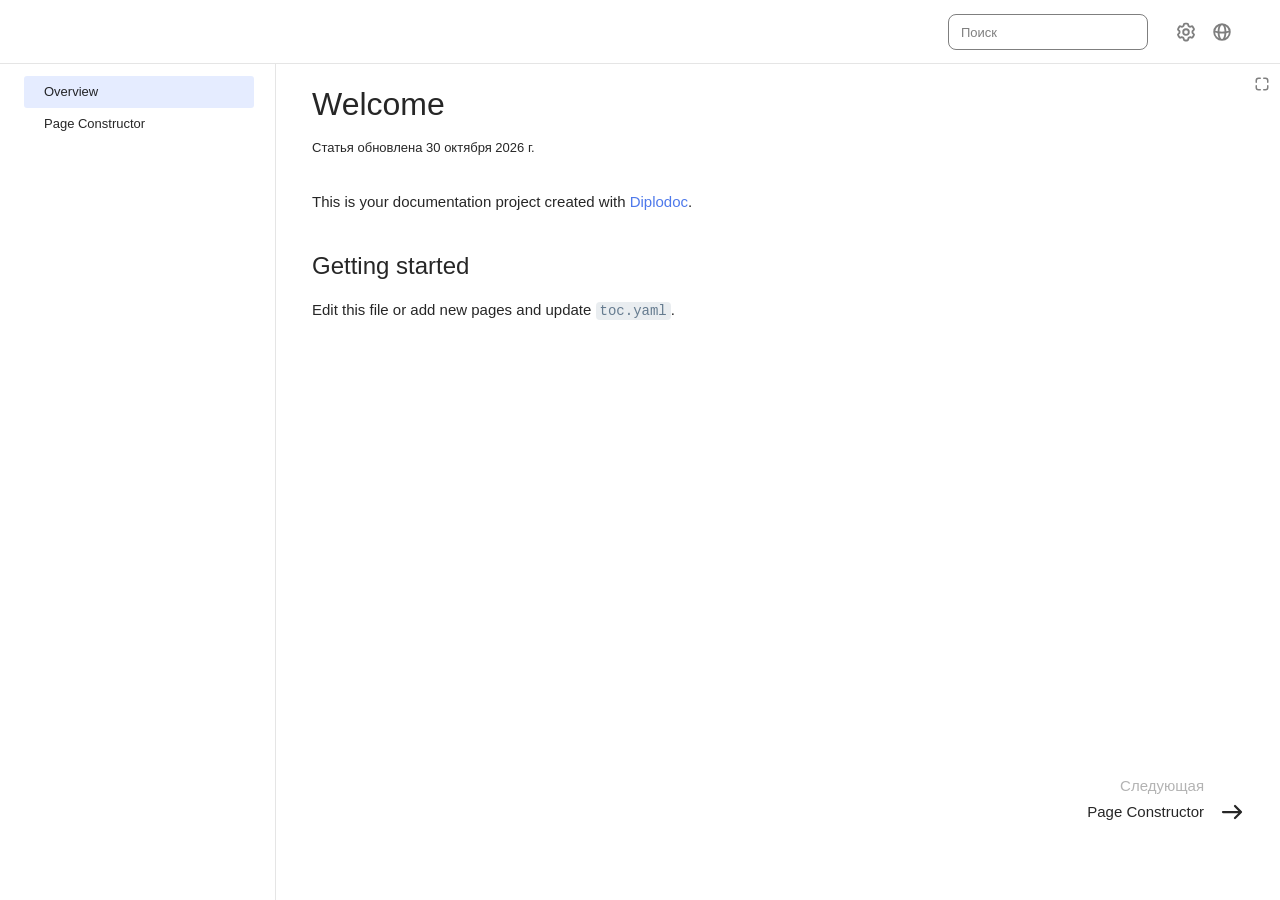
<file: output-folder/index.html>
<!DOCTYPE html>
<html lang="ru" dir="ltr">
    <head>
        <meta charset="utf-8">
        <meta name="viewport" content="width=device-width, initial-scale=1.0">
        <base href="./" />
        <title>Redirect to ./ru/index.html</title>
        
        
        <meta http-equiv="refresh" content="0; url=./ru/index.html">
        
        <style type="text/css">html, body {min-height:100vh; height:100vh;}</style>
        
        <script type="application/javascript">
            window.location.replace("./ru/index.html");
        </script>
        
    </head>
    <body class="g-root g-root_theme_light">
        If you are not redirected automatically, follow this <a href="./ru/index.html">link</a>.
        
        
        
    </body>
</html>
</file>
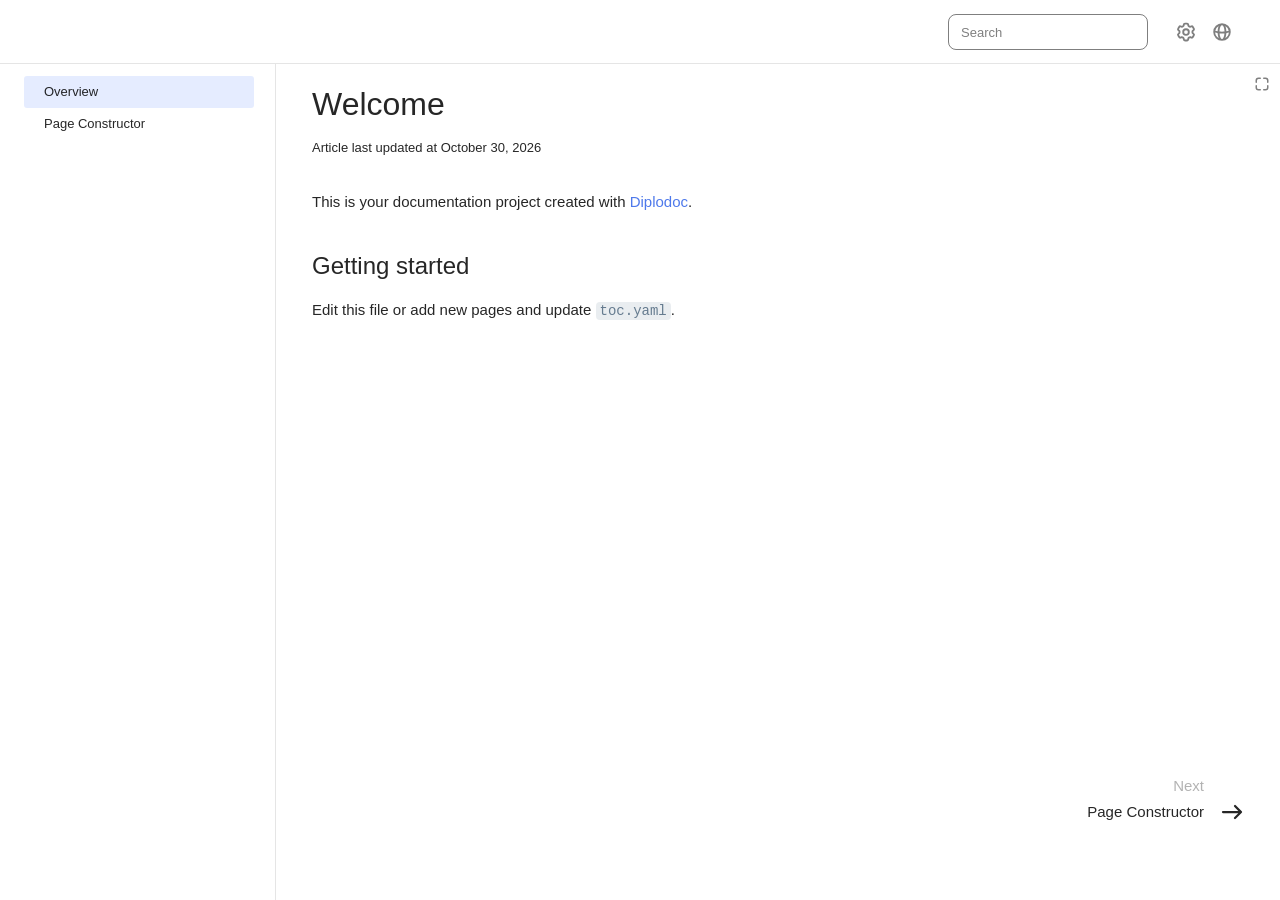
<file: output-folder/en/index.html>
<!DOCTYPE html>
<html lang="en" dir="ltr">
    <head>
        <meta charset="utf-8">
        <meta name="viewport" content="width=device-width, initial-scale=1.0">
        <base href="../" />
        <title>Welcome | doc-folder</title>
        <link rel="canonical" href="en/index.html">
        <link rel="alternate" href="en/index.html" hreflang="en" />
        <link rel="alternate" href="ru/index.html" hreflang="ru" />
        <meta http-equiv="last-modified" content="2026-10-30T17:38:38.000Z">
        <meta property="article:modified_time" content="2026-10-30T17:38:38.000Z">
        <meta name="generator" content="Diplodoc Platform v5.64.1">
        <meta http-equiv="Content-Security-Policy" content="worker-src 'self';">
        <style type="text/css">html, body {min-height:100vh; height:100vh;}</style>
        
        
        <link type="text/css" rel="stylesheet" href="_bundle\vendor-cc70cf5466d9b511.css"/>
        <link type="text/css" rel="stylesheet" href="_bundle\app-715d7aeb3092dba2.css"/>
    </head>
    <body class="g-root g-root_theme_light">
        <div id="root"></div>
        <script type="application/json" id="diplodoc-state">
            {"data":{"leading":false,"html":"&lt;p&gt;This is your documentation project created with &lt;a href=\"https://diplodoc.com\" target=\"_blank\" rel=\"noreferrer noopener\"&gt;Diplodoc&lt;/a&gt;.&lt;/p&gt;\n&lt;h2 id=\"getting-started\"&gt;&lt;a href=\"en/index.html#getting-started\" class=\"yfm-anchor yfm-clipboard-anchor\" aria-hidden=\"true\"&gt;&lt;span class=\"visually-hidden\" data-no-index=\"true\"&gt;Getting started&lt;/span&gt;&lt;/a&gt;Getting started&lt;/h2&gt;\n&lt;p&gt;Edit this file or add new pages and update &lt;code class=\"yfm-clipboard-inline-code\" role=\"button\" tabindex=\"0\" id=\"inline-code-id-p62d4bsi\"&gt;toc.yaml&lt;/code&gt;.&lt;/p&gt;\n","meta":{"metadata":[{"name":"generator","content":"Diplodoc Platform v5.64.1"}],"alternate":[{"href":"en/index.html","hreflang":"en"},{"href":"ru/index.html","hreflang":"ru"}],"canonical":"en/index.html","vcsPath":"en/index.md","updatedAt":"2026-10-30T17:38:38.000Z"},"headings":[{"title":"Getting started","href":"en/index.html#getting-started","level":2}],"title":"Welcome"},"router":{"pathname":"en/index","depth":2,"base":"../"},"lang":"en","langs":["en","ru"],"viewerInterface":{"toc-header":false,"toc":true,"search":true,"feedback":true,"gallery":true,"markdownActions":"none"},"search":{"provider":"local","tolerance":2,"confidense":"phrased","enabled":true,"hiddenPolicy":false,"api":"_search\\api.js","link":"_search\\en\\index.html","tags":[]}}
        </script>
        <script type="application/javascript">
            const data = document.querySelector('script#diplodoc-state');
            window.__DATA__ = JSON.parse((function unescape(string) {
                return string.replace(/&lt;/g, "<").replace(/&gt;/g, ">").replace(/&amp;/g, "&");
              })(data.innerText));
            window.STATIC_CONTENT = false;
        </script>
        <script type="application/javascript" defer src="en/toc.js"></script>
        <script type="application/javascript" defer src="_search\en\1793381936120-resources.js"></script>
        <script type="application/javascript" defer src="_bundle\app-b0c3c637dede57b8.js"></script>
        <script type="application/javascript" defer src="_bundle\vendor-9dffe113378c9cb5.js"></script>
        <script type="application/javascript" defer src="_bundle\react-27c1123f79611859.js"></script>
        
    </body>
</html>
</file>
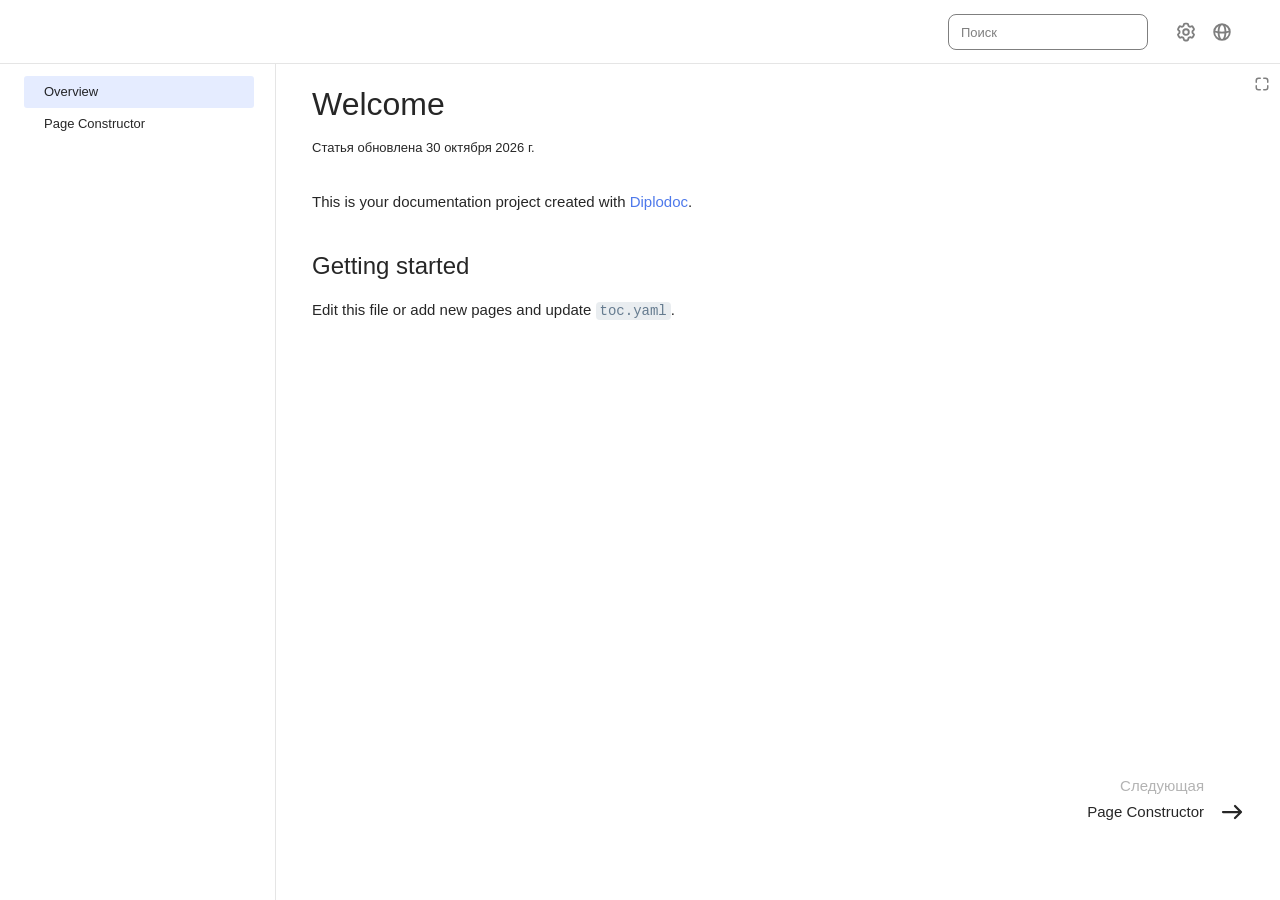
<file: output-folder/ru/index.html>
<!DOCTYPE html>
<html lang="ru" dir="ltr">
    <head>
        <meta charset="utf-8">
        <meta name="viewport" content="width=device-width, initial-scale=1.0">
        <base href="../" />
        <title>Welcome | doc-folder</title>
        <link rel="canonical" href="ru/index.html">
        <link rel="alternate" href="en/index.html" hreflang="en" />
        <link rel="alternate" href="ru/index.html" hreflang="ru" />
        <meta http-equiv="last-modified" content="2026-10-30T17:38:38.000Z">
        <meta property="article:modified_time" content="2026-10-30T17:38:38.000Z">
        <meta name="generator" content="Diplodoc Platform v5.64.1">
        <meta http-equiv="Content-Security-Policy" content="worker-src 'self';">
        <style type="text/css">html, body {min-height:100vh; height:100vh;}</style>
        
        
        <link type="text/css" rel="stylesheet" href="_bundle\vendor-cc70cf5466d9b511.css"/>
        <link type="text/css" rel="stylesheet" href="_bundle\app-715d7aeb3092dba2.css"/>
    </head>
    <body class="g-root g-root_theme_light">
        <div id="root"></div>
        <script type="application/json" id="diplodoc-state">
            {"data":{"leading":false,"html":"&lt;p&gt;This is your documentation project created with &lt;a href=\"https://diplodoc.com\" target=\"_blank\" rel=\"noreferrer noopener\"&gt;Diplodoc&lt;/a&gt;.&lt;/p&gt;\n&lt;h2 id=\"getting-started\"&gt;&lt;a href=\"ru/index.html#getting-started\" class=\"yfm-anchor yfm-clipboard-anchor\" aria-hidden=\"true\"&gt;&lt;span class=\"visually-hidden\" data-no-index=\"true\"&gt;Getting started&lt;/span&gt;&lt;/a&gt;Getting started&lt;/h2&gt;\n&lt;p&gt;Edit this file or add new pages and update &lt;code class=\"yfm-clipboard-inline-code\" role=\"button\" tabindex=\"0\" id=\"inline-code-id-r0iki8fb\"&gt;toc.yaml&lt;/code&gt;.&lt;/p&gt;\n","meta":{"metadata":[{"name":"generator","content":"Diplodoc Platform v5.64.1"}],"alternate":[{"href":"en/index.html","hreflang":"en"},{"href":"ru/index.html","hreflang":"ru"}],"canonical":"ru/index.html","vcsPath":"ru/index.md","updatedAt":"2026-10-30T17:38:38.000Z"},"headings":[{"title":"Getting started","href":"ru/index.html#getting-started","level":2}],"title":"Welcome"},"router":{"pathname":"ru/index","depth":2,"base":"../"},"lang":"ru","langs":["en","ru"],"viewerInterface":{"toc-header":false,"toc":true,"search":true,"feedback":true,"gallery":true,"markdownActions":"none"},"search":{"provider":"local","tolerance":2,"confidense":"phrased","enabled":true,"hiddenPolicy":false,"api":"_search\\api.js","link":"_search\\ru\\index.html","tags":[]}}
        </script>
        <script type="application/javascript">
            const data = document.querySelector('script#diplodoc-state');
            window.__DATA__ = JSON.parse((function unescape(string) {
                return string.replace(/&lt;/g, "<").replace(/&gt;/g, ">").replace(/&amp;/g, "&");
              })(data.innerText));
            window.STATIC_CONTENT = false;
        </script>
        <script type="application/javascript" defer src="ru/toc.js"></script>
        <script type="application/javascript" defer src="_search\ru\1793381936120-resources.js"></script>
        <script type="application/javascript" defer src="_bundle\app-b0c3c637dede57b8.js"></script>
        <script type="application/javascript" defer src="_bundle\vendor-9dffe113378c9cb5.js"></script>
        <script type="application/javascript" defer src="_bundle\react-27c1123f79611859.js"></script>
        
    </body>
</html>
</file>
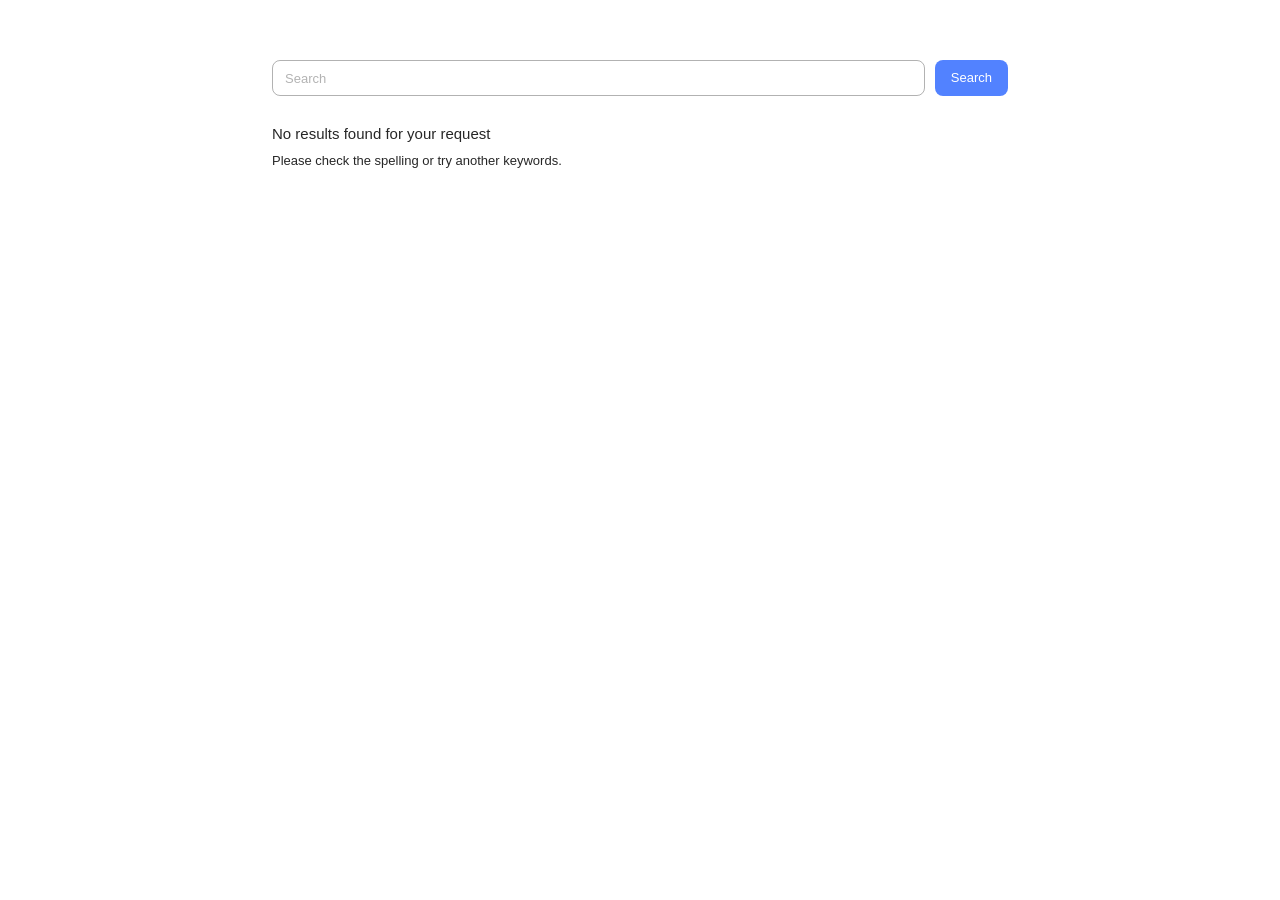
<file: output-folder/_search/en/index.html>
<!DOCTYPE html>
<html lang="en" dir="ltr">
    <head>
        <meta charset="utf-8">
        <meta name="viewport" content="width=device-width, initial-scale=1.0">
        <base href="../../" />
        <title>Search</title>
        
        
        <meta robots="noindex">
        <meta http-equiv="Content-Security-Policy" content="worker-src 'self';">
        <style type="text/css">html, body {min-height:100vh; height:100vh;}</style>
        
        
        <link type="text/css" rel="stylesheet" href="_bundle\vendor-cc70cf5466d9b511.css"/>
        <link type="text/css" rel="stylesheet" href="_bundle\search-e5f08b990fb30c84.css"/>
    </head>
    <body class="g-root g-root_theme_light">
        <div id="root"></div>
        <script type="application/json" id="diplodoc-state">
            {"lang":"en","enabled":true,"provider":"local","tolerance":2,"confidense":"phrased","hiddenPolicy":false,"api":"_search\\api.js","link":"_search\\en\\index.html","tags":[]}
        </script>
        <script type="application/javascript">
            const data = document.querySelector('script#diplodoc-state');
            window.__DATA__ = {
                search: JSON.parse((function unescape(string) {
                return string.replace(/&lt;/g, "<").replace(/&gt;/g, ">").replace(/&amp;/g, "&");
              })(data.innerText)),
            }
        </script>
        <script type="application/javascript" defer src="_search\en\1793381936120-resources.js"></script>
        <script type="application/javascript" defer src="_bundle\vendor-9dffe113378c9cb5.js"></script>
        <script type="application/javascript" defer src="_bundle\search-3b655b3432bf389b.js"></script>
        <script type="application/javascript" defer src="_bundle\react-27c1123f79611859.js"></script>
        
    </body>
</html>
</file>
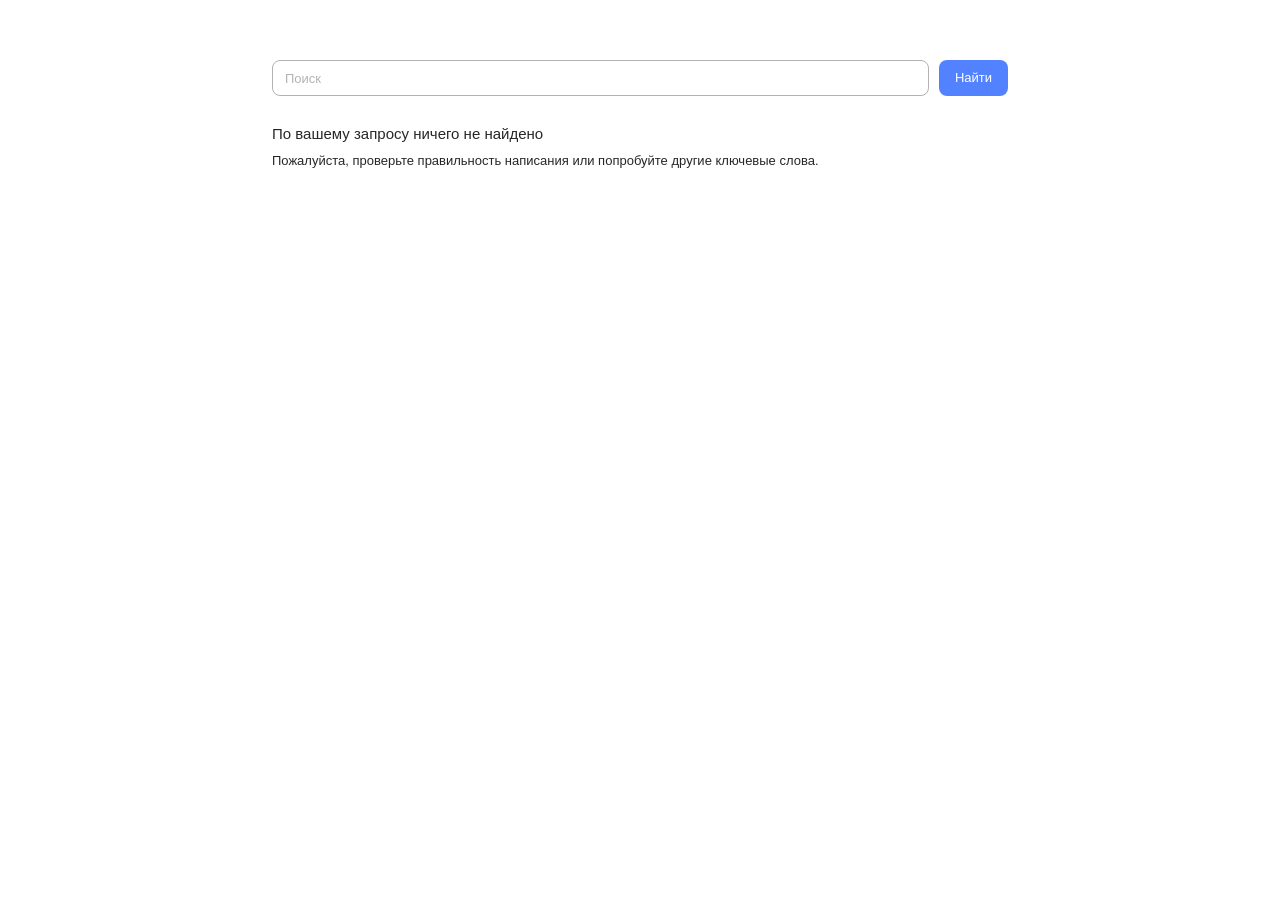
<file: output-folder/_search/ru/index.html>
<!DOCTYPE html>
<html lang="ru" dir="ltr">
    <head>
        <meta charset="utf-8">
        <meta name="viewport" content="width=device-width, initial-scale=1.0">
        <base href="../../" />
        <title>Поиск</title>
        
        
        <meta robots="noindex">
        <meta http-equiv="Content-Security-Policy" content="worker-src 'self';">
        <style type="text/css">html, body {min-height:100vh; height:100vh;}</style>
        
        
        <link type="text/css" rel="stylesheet" href="_bundle\vendor-cc70cf5466d9b511.css"/>
        <link type="text/css" rel="stylesheet" href="_bundle\search-e5f08b990fb30c84.css"/>
    </head>
    <body class="g-root g-root_theme_light">
        <div id="root"></div>
        <script type="application/json" id="diplodoc-state">
            {"lang":"ru","enabled":true,"provider":"local","tolerance":2,"confidense":"phrased","hiddenPolicy":false,"api":"_search\\api.js","link":"_search\\ru\\index.html","tags":[]}
        </script>
        <script type="application/javascript">
            const data = document.querySelector('script#diplodoc-state');
            window.__DATA__ = {
                search: JSON.parse((function unescape(string) {
                return string.replace(/&lt;/g, "<").replace(/&gt;/g, ">").replace(/&amp;/g, "&");
              })(data.innerText)),
            }
        </script>
        <script type="application/javascript" defer src="_search\ru\1793381936120-resources.js"></script>
        <script type="application/javascript" defer src="_bundle\vendor-9dffe113378c9cb5.js"></script>
        <script type="application/javascript" defer src="_bundle\search-3b655b3432bf389b.js"></script>
        <script type="application/javascript" defer src="_bundle\react-27c1123f79611859.js"></script>
        
    </body>
</html>
</file>
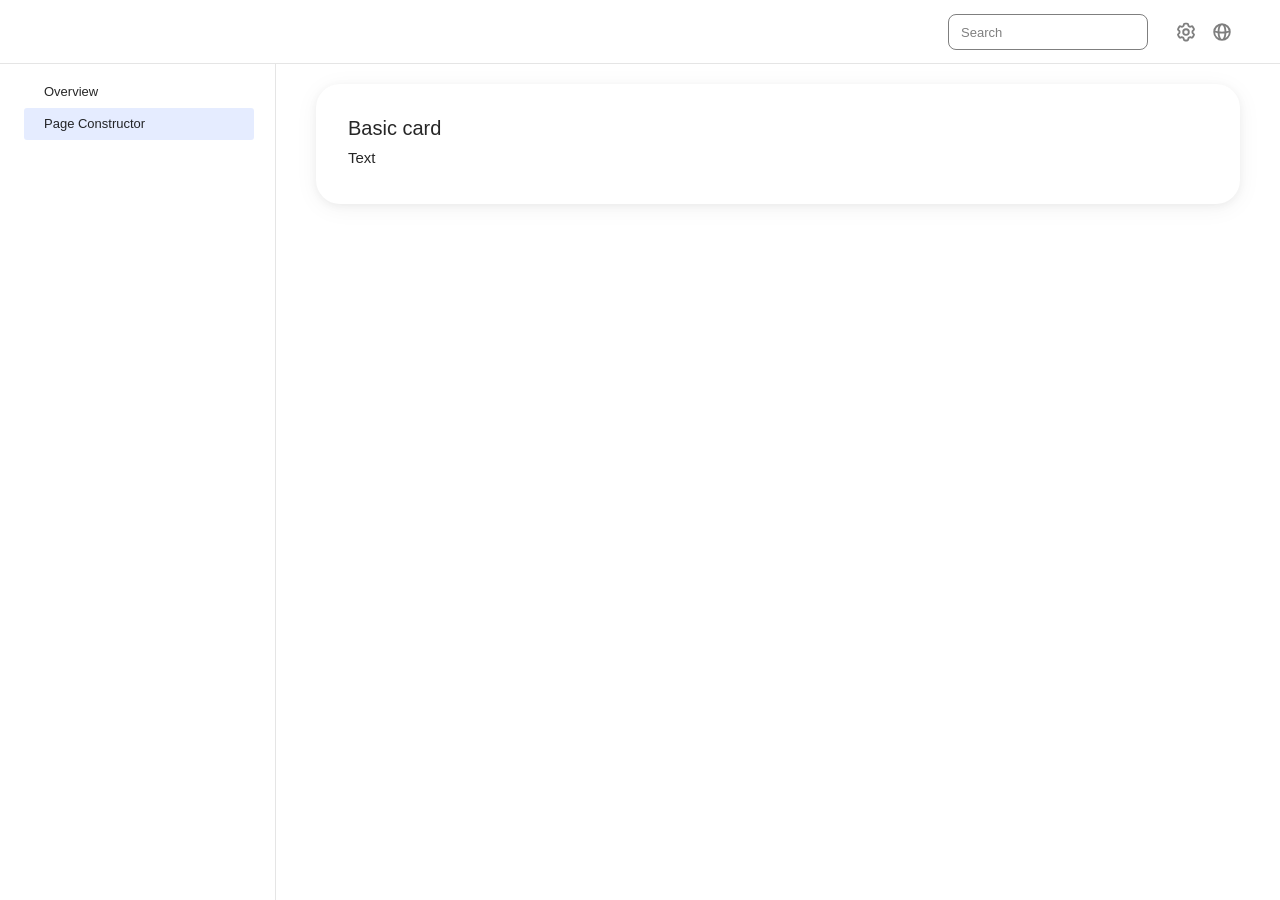
<file: output-folder/en/pc.html>
<!DOCTYPE html>
<html lang="en" dir="ltr">
    <head>
        <meta charset="utf-8">
        <meta name="viewport" content="width=device-width, initial-scale=1.0">
        <base href="../" />
        <title>doc-folder</title>
        <link rel="canonical" href="en/pc.html">
        <link rel="alternate" href="en/pc.html" hreflang="en" />
        <link rel="alternate" href="ru/pc.html" hreflang="ru" />
        <meta http-equiv="last-modified" content="2026-10-30T17:38:38.000Z">
        <meta property="article:modified_time" content="2026-10-30T17:38:38.000Z">
        <meta name="generator" content="Diplodoc Platform v5.64.1">
        <meta http-equiv="Content-Security-Policy" content="worker-src 'self';">
        <style type="text/css">html, body {min-height:100vh; height:100vh;}</style>
        
        
        <link type="text/css" rel="stylesheet" href="_bundle\vendor-cc70cf5466d9b511.css"/>
        <link type="text/css" rel="stylesheet" href="_bundle\app-715d7aeb3092dba2.css"/>
    </head>
    <body class="g-root g-root_theme_light">
        <div id="root"></div>
        <script type="application/json" id="diplodoc-state">
            {"data":{"leading":true,"data":{"blocks":[{"type":"basic-card","title":"&lt;p&gt;Basic card&lt;/p&gt;\n","description":"Description","text":"&lt;p&gt;Text&lt;/p&gt;\n"}],"links":[]},"meta":{"metadata":[{"name":"generator","content":"Diplodoc Platform v5.64.1"}],"alternate":[{"href":"en/pc.html","hreflang":"en"},{"href":"ru/pc.html","hreflang":"ru"}],"canonical":"en/pc.html","vcsPath":"en/pc.yaml","updatedAt":"2026-10-30T17:38:38.000Z"},"title":""},"router":{"pathname":"en/pc","depth":2,"base":"../"},"lang":"en","langs":["en","ru"],"viewerInterface":{"toc-header":false,"toc":true,"search":true,"feedback":true,"gallery":true,"markdownActions":"none"},"search":{"provider":"local","tolerance":2,"confidense":"phrased","enabled":true,"hiddenPolicy":false,"api":"_search\\api.js","link":"_search\\en\\index.html","tags":[]}}
        </script>
        <script type="application/javascript">
            const data = document.querySelector('script#diplodoc-state');
            window.__DATA__ = JSON.parse((function unescape(string) {
                return string.replace(/&lt;/g, "<").replace(/&gt;/g, ">").replace(/&amp;/g, "&");
              })(data.innerText));
            window.STATIC_CONTENT = false;
        </script>
        <script type="application/javascript" defer src="en/toc.js"></script>
        <script type="application/javascript" defer src="_search\en\1793381936120-resources.js"></script>
        <script type="application/javascript" defer src="_bundle\app-b0c3c637dede57b8.js"></script>
        <script type="application/javascript" defer src="_bundle\vendor-9dffe113378c9cb5.js"></script>
        <script type="application/javascript" defer src="_bundle\react-27c1123f79611859.js"></script>
        
    </body>
</html>
</file>
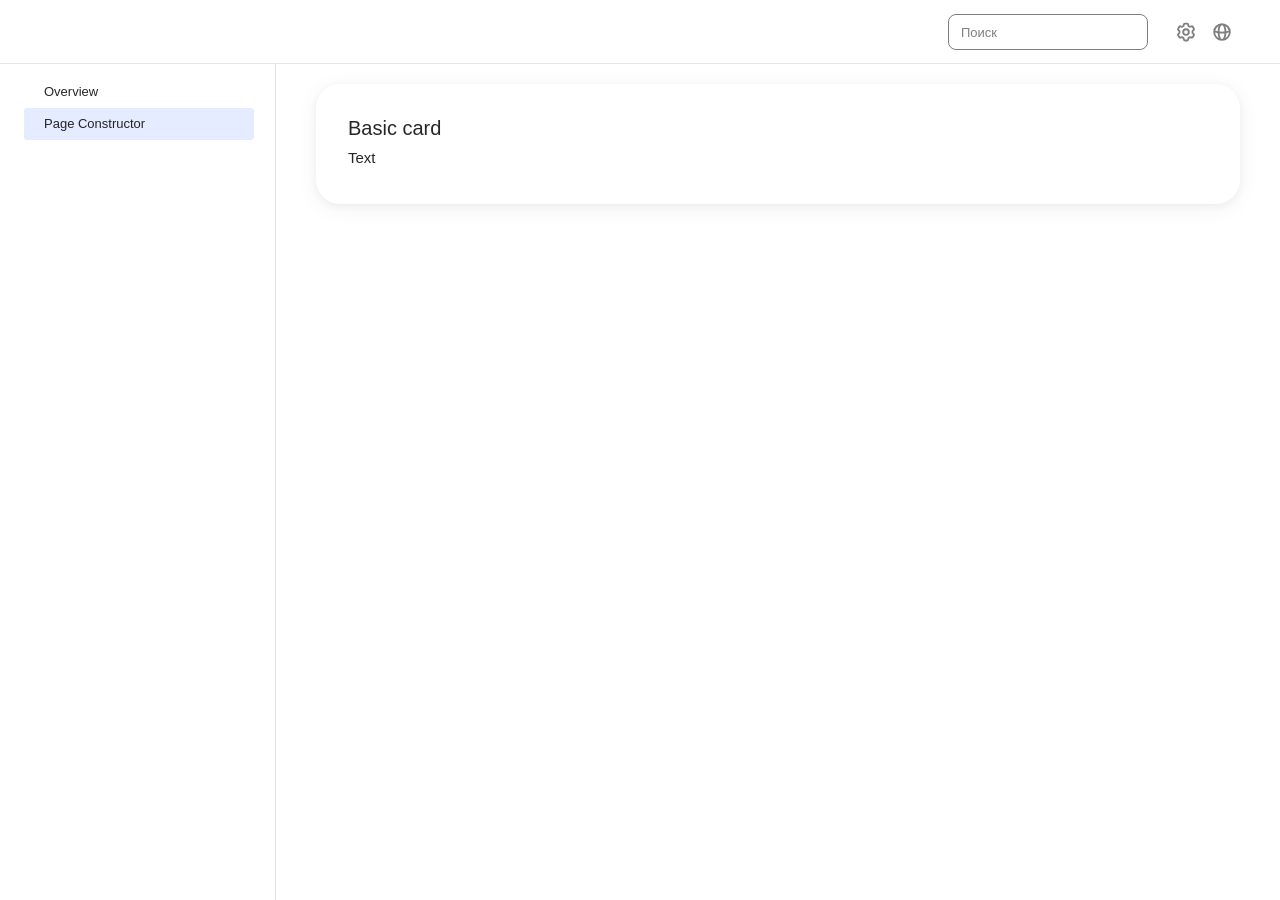
<file: output-folder/ru/pc.html>
<!DOCTYPE html>
<html lang="ru" dir="ltr">
    <head>
        <meta charset="utf-8">
        <meta name="viewport" content="width=device-width, initial-scale=1.0">
        <base href="../" />
        <title>doc-folder</title>
        <link rel="canonical" href="ru/pc.html">
        <link rel="alternate" href="en/pc.html" hreflang="en" />
        <link rel="alternate" href="ru/pc.html" hreflang="ru" />
        <meta http-equiv="last-modified" content="2026-10-30T17:38:38.000Z">
        <meta property="article:modified_time" content="2026-10-30T17:38:38.000Z">
        <meta name="generator" content="Diplodoc Platform v5.64.1">
        <meta http-equiv="Content-Security-Policy" content="worker-src 'self';">
        <style type="text/css">html, body {min-height:100vh; height:100vh;}</style>
        
        
        <link type="text/css" rel="stylesheet" href="_bundle\vendor-cc70cf5466d9b511.css"/>
        <link type="text/css" rel="stylesheet" href="_bundle\app-715d7aeb3092dba2.css"/>
    </head>
    <body class="g-root g-root_theme_light">
        <div id="root"></div>
        <script type="application/json" id="diplodoc-state">
            {"data":{"leading":true,"data":{"blocks":[{"type":"basic-card","title":"&lt;p&gt;Basic card&lt;/p&gt;\n","description":"Description","text":"&lt;p&gt;Text&lt;/p&gt;\n"}],"links":[]},"meta":{"metadata":[{"name":"generator","content":"Diplodoc Platform v5.64.1"}],"alternate":[{"href":"en/pc.html","hreflang":"en"},{"href":"ru/pc.html","hreflang":"ru"}],"canonical":"ru/pc.html","vcsPath":"ru/pc.yaml","updatedAt":"2026-10-30T17:38:38.000Z"},"title":""},"router":{"pathname":"ru/pc","depth":2,"base":"../"},"lang":"ru","langs":["en","ru"],"viewerInterface":{"toc-header":false,"toc":true,"search":true,"feedback":true,"gallery":true,"markdownActions":"none"},"search":{"provider":"local","tolerance":2,"confidense":"phrased","enabled":true,"hiddenPolicy":false,"api":"_search\\api.js","link":"_search\\ru\\index.html","tags":[]}}
        </script>
        <script type="application/javascript">
            const data = document.querySelector('script#diplodoc-state');
            window.__DATA__ = JSON.parse((function unescape(string) {
                return string.replace(/&lt;/g, "<").replace(/&gt;/g, ">").replace(/&amp;/g, "&");
              })(data.innerText));
            window.STATIC_CONTENT = false;
        </script>
        <script type="application/javascript" defer src="ru/toc.js"></script>
        <script type="application/javascript" defer src="_search\ru\1793381936120-resources.js"></script>
        <script type="application/javascript" defer src="_bundle\app-b0c3c637dede57b8.js"></script>
        <script type="application/javascript" defer src="_bundle\vendor-9dffe113378c9cb5.js"></script>
        <script type="application/javascript" defer src="_bundle\react-27c1123f79611859.js"></script>
        
    </body>
</html>
</file>
